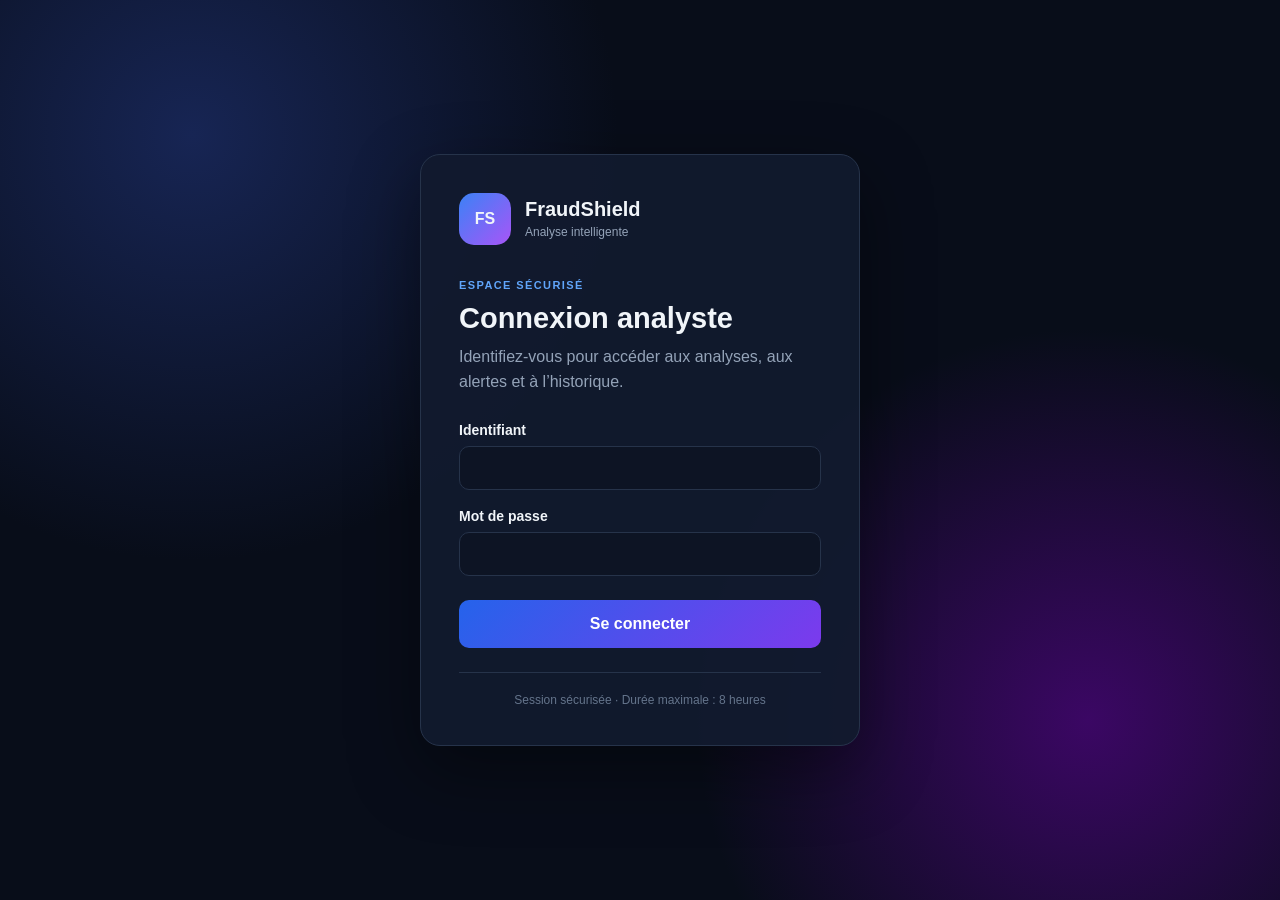
<file: frontend/index.html>
<!DOCTYPE html>
<html lang="fr">
<head>
    <meta charset="UTF-8">
    <meta name="viewport" content="width=device-width, initial-scale=1.0">

    <meta
        name="description"
        content="Application intelligente de détection de fraude bancaire"
    >

    <title>FraudShield — Détection de fraude bancaire</title>

    <link rel="stylesheet" href="css/style.css">
</head>

<body>

    <!-- Barre latérale -->
    <aside class="sidebar" id="sidebar">

        <div class="logo">
            <div class="logo-icone">FS</div>

            <div>
                <strong>FraudShield</strong>
                <span>Analyse intelligente</span>
            </div>
        </div>

        <nav class="navigation" aria-label="Navigation principale">

            <a href="index.html" class="lien-navigation actif">
                <span class="icone-navigation">⌂</span>
                <span>Accueil</span>
            </a>

            <a href="dashboard.html" class="lien-navigation">
                <span class="icone-navigation">▦</span>
                <span>Tableau de bord</span>
            </a>

            <a href="prediction.html" class="lien-navigation">
                <span class="icone-navigation">⌕</span>
                <span>Nouvelle analyse</span>
            </a>

            <a href="fichier.html" class="lien-navigation">
                <span class="icone-navigation">⇧</span>
                <span>Analyse de fichier</span>
            </a>

            <a href="alertes.html" class="lien-navigation">
                <span class="icone-navigation">!</span>
                <span>Alertes</span>
            </a>

            <a href="historique.html" class="lien-navigation">
                <span class="icone-navigation">↻</span>
                <span>Historique</span>
            </a>

            <a href="apropos.html" class="lien-navigation">
                <span class="icone-navigation">i</span>
                <span>À propos</span>
            </a>

        </nav>

        <div class="statut-systeme">
            <span class="point-statut"></span>

            <div>
                <strong>API opérationnelle</strong>
                <small>Modèle XGBoost chargé</small>
            </div>
        </div>

    </aside>


    <!-- Contenu principal -->
    <div class="application">

        <header class="barre-superieure">

            <button
                type="button"
                id="bouton-menu"
                class="bouton-menu"
                aria-label="Ouvrir le menu"
            >
                ☰
            </button>

            <div>
                <p class="sur-titre">Système d’aide à la décision</p>
                <h1>Détection de fraude bancaire</h1>
            </div>

            <div class="profil">
                <div class="profil-texte">
                    <strong>Administrateur</strong>
                    <span>Analyste fraude</span>
                </div>

                <div class="avatar">AD</div>
            </div>

        </header>


        <main class="contenu">

            <!-- Présentation -->
            <section class="hero">

                <div class="hero-contenu">

                    <span class="badge">
                        Intelligence artificielle
                    </span>

                    <h2>
                        Analysez les transactions et détectez les risques
                        de fraude
                    </h2>

                    <p>
                        FraudShield utilise un modèle XGBoost optimisé pour
                        estimer la probabilité de fraude d’une transaction
                        bancaire et faciliter la prise de décision.
                    </p>

                    <div class="actions-hero">

                        <a
                            href="prediction.html"
                            class="bouton bouton-principal"
                        >
                            Analyser une transaction
                        </a>

                        <a
                            href="fichier.html"
                            class="bouton bouton-secondaire"
                        >
                            Importer un fichier CSV
                        </a>

                    </div>

                </div>

                <div class="carte-risque">

                    <div class="carte-risque-entete">
                        <span>Surveillance du système</span>
                        <span class="badge-direct">En ligne</span>
                    </div>

                    <div class="jauge">
                        <div class="jauge-centre">
                            <strong>90 %</strong>
                            <span>Seuil de décision</span>
                        </div>
                    </div>

                    <div class="legende-risque">
                        <span>
                            <i class="couleur-faible"></i>
                            Risque faible
                        </span>

                        <span>
                            <i class="couleur-elevee"></i>
                            Risque élevé
                        </span>
                    </div>

                </div>

            </section>


            <!-- Indicateurs -->
            <section class="section">

                <div class="titre-section">
                    <div>
                        <p class="sur-titre">Vue d’ensemble</p>
                        <h2>Indicateurs du système</h2>
                    </div>

                    <a href="dashboard.html" class="lien-action">
                        Voir le tableau de bord →
                    </a>
                </div>

                <div class="grille-indicateurs">

                    <article class="carte-indicateur">
                        <div class="icone-carte bleu">AI</div>

                        <div>
                            <span>Modèle utilisé</span>
                            <strong>XGBoost</strong>
                            <small>Pipeline optimisé</small>
                        </div>
                    </article>

                    <article class="carte-indicateur">
                        <div class="icone-carte vert">✓</div>

                        <div>
                            <span>État du service</span>
                            <strong>Opérationnel</strong>
                            <small>API disponible</small>
                        </div>
                    </article>

                    <article class="carte-indicateur">
                        <div class="icone-carte violet">%</div>

                        <div>
                            <span>Seuil de classification</span>
                            <strong>90 %</strong>
                            <small>Seuil optimisé</small>
                        </div>
                    </article>

                    <article class="carte-indicateur">
                        <div class="icone-carte orange">CSV</div>

                        <div>
                            <span>Mode d’analyse</span>
                            <strong>Simple et groupé</strong>
                            <small>Transaction ou fichier</small>
                        </div>
                    </article>

                </div>

            </section>


            <!-- Fonctionnalités -->
            <section class="section">

                <div class="titre-section">
                    <div>
                        <p class="sur-titre">Fonctionnalités</p>
                        <h2>Choisissez votre type d’analyse</h2>
                    </div>
                </div>

                <div class="grille-modules">

                    <article class="carte-module">
                        <span class="numero-module">01</span>

                        <h3>Analyse individuelle</h3>

                        <p>
                            Saisissez les caractéristiques d’une transaction
                            et obtenez immédiatement sa probabilité de fraude.
                        </p>

                        <ul>
                            <li>Résultat instantané</li>
                            <li>Niveau de risque</li>
                            <li>Explication des facteurs</li>
                            <li>Impression du résultat</li>
                        </ul>

                        <a href="prediction.html">
                            Commencer l’analyse →
                        </a>
                    </article>

                    <article class="carte-module mise-en-avant">
                        <span class="etiquette-module">Analyse en lot</span>
                        <span class="numero-module">02</span>

                        <h3>Analyse d’un fichier CSV</h3>

                        <p>
                            Importez plusieurs transactions et analysez
                            automatiquement l’ensemble du fichier.
                        </p>

                        <ul>
                            <li>Import par glisser-déposer</li>
                            <li>Analyse de toutes les lignes</li>
                            <li>Résumé statistique</li>
                            <li>Export des résultats en CSV</li>
                        </ul>

                        <a href="fichier.html">
                            Importer un fichier →
                        </a>
                    </article>

                    <article class="carte-module">
                        <span class="numero-module">03</span>

                        <h3>Historique des analyses</h3>

                        <p>
                            Consultez les prédictions réalisées et retrouvez
                            rapidement les transactions suspectes.
                        </p>

                        <ul>
                            <li>Recherche et filtres</li>
                            <li>Détail des prédictions</li>
                            <li>Conservation locale</li>
                            <li>Export et impression</li>
                        </ul>

                        <a href="historique.html">
                            Consulter l’historique →
                        </a>
                    </article>

                </div>

            </section>


            <!-- Processus -->
            <section class="section panneau-processus">

                <div class="titre-section">
                    <div>
                        <p class="sur-titre">Fonctionnement</p>
                        <h2>Une analyse en trois étapes</h2>
                    </div>
                </div>

                <div class="etapes">

                    <article class="etape">
                        <span>1</span>
                        <div>
                            <h3>Saisie des données</h3>
                            <p>
                                Renseignez une transaction ou importez un
                                fichier contenant plusieurs opérations.
                            </p>
                        </div>
                    </article>

                    <article class="etape">
                        <span>2</span>
                        <div>
                            <h3>Analyse par le modèle</h3>
                            <p>
                                Les données sont préparées puis analysées par
                                le pipeline XGBoost entraîné.
                            </p>
                        </div>
                    </article>

                    <article class="etape">
                        <span>3</span>
                        <div>
                            <h3>Résultat et décision</h3>
                            <p>
                                Le système affiche la probabilité, la décision
                                et les facteurs associés au niveau de risque.
                            </p>
                        </div>
                    </article>

                </div>

            </section>

        </main>


        <footer class="pied-page">

            <p>
                FraudShield — Projet de détection de fraude bancaire
            </p>

            <p>
                Modèle XGBoost · API FastAPI · Version 1.0
            </p>

        </footer>

    </div>


    <div id="fond-menu" class="fond-menu"></div>

    <script src="js/commun.js"></script>

</body>
</html>
</file>
<file: frontend/css/style.css>
/* ================================
   VARIABLES ET RÉINITIALISATION
================================ */

:root {
    --fond: #080d19;
    --fond-secondaire: #0d1424;
    --panneau: #111a2e;
    --panneau-clair: #172238;
    --bordure: #26334a;

    --texte: #f1f5f9;
    --texte-secondaire: #94a3b8;

    --bleu: #3b82f6;
    --bleu-clair: #60a5fa;
    --vert: #22c55e;
    --rouge: #ef4444;
    --orange: #f59e0b;
    --violet: #a855f7;

    --ombre: 0 18px 45px rgba(0, 0, 0, 0.28);
    --rayon: 16px;
    --sidebar: 270px;
}

* {
    box-sizing: border-box;
}

html {
    scroll-behavior: smooth;
}

body {
    margin: 0;
    min-height: 100vh;
    font-family: Arial, Helvetica, sans-serif;
    background: var(--fond);
    color: var(--texte);
}

a {
    color: inherit;
    text-decoration: none;
}

button,
input,
select,
textarea {
    font: inherit;
}

button {
    cursor: pointer;
}

/* ================================
   BARRE LATÉRALE
================================ */

.sidebar {
    position: fixed;
    inset: 0 auto 0 0;
    z-index: 1000;
    display: flex;
    width: var(--sidebar);
    padding: 26px 18px;
    flex-direction: column;
    background: #0b1220;
    border-right: 1px solid var(--bordure);
    transition: transform 0.3s ease;
}

.logo {
    display: flex;
    align-items: center;
    gap: 13px;
    padding: 0 8px 28px;
    border-bottom: 1px solid var(--bordure);
}

.logo-icone {
    display: grid;
    width: 46px;
    height: 46px;
    place-items: center;
    border-radius: 13px;
    background: linear-gradient(135deg, var(--bleu), var(--violet));
    color: white;
    font-weight: 800;
    box-shadow: 0 8px 20px rgba(59, 130, 246, 0.28);
}

.logo strong,
.logo span {
    display: block;
}

.logo strong {
    font-size: 18px;
}

.logo span {
    margin-top: 3px;
    color: var(--texte-secondaire);
    font-size: 12px;
}

.navigation {
    display: flex;
    margin-top: 25px;
    flex-direction: column;
    gap: 7px;
}

.lien-navigation {
    display: flex;
    align-items: center;
    gap: 13px;
    padding: 13px 14px;
    border-radius: 11px;
    color: var(--texte-secondaire);
    transition: 0.2s ease;
}

.lien-navigation:hover {
    background: var(--panneau-clair);
    color: white;
    transform: translateX(3px);
}

.lien-navigation.actif {
    background: linear-gradient(
        90deg,
        rgba(59, 130, 246, 0.22),
        rgba(59, 130, 246, 0.06)
    );
    color: var(--bleu-clair);
    border-left: 3px solid var(--bleu);
}

.icone-navigation {
    display: grid;
    width: 28px;
    height: 28px;
    place-items: center;
    font-size: 18px;
}

.statut-systeme {
    display: flex;
    align-items: center;
    gap: 11px;
    margin-top: auto;
    padding: 15px;
    border: 1px solid var(--bordure);
    border-radius: 12px;
    background: var(--panneau);
}

.statut-systeme strong,
.statut-systeme small {
    display: block;
}

.statut-systeme strong {
    font-size: 13px;
}

.statut-systeme small {
    margin-top: 4px;
    color: var(--texte-secondaire);
    font-size: 11px;
}

.point-statut {
    width: 10px;
    height: 10px;
    flex: 0 0 auto;
    border-radius: 50%;
    background: var(--vert);
    box-shadow: 0 0 12px var(--vert);
}

/* ================================
   APPLICATION ET EN-TÊTE
================================ */

.application {
    min-height: 100vh;
    margin-left: var(--sidebar);
}

.barre-superieure {
    position: sticky;
    top: 0;
    z-index: 100;
    display: flex;
    min-height: 92px;
    padding: 18px 35px;
    align-items: center;
    justify-content: space-between;
    background: rgba(8, 13, 25, 0.88);
    border-bottom: 1px solid var(--bordure);
    backdrop-filter: blur(15px);
}

.barre-superieure h1 {
    margin: 3px 0 0;
    font-size: 23px;
}

.sur-titre {
    margin: 0;
    color: var(--bleu-clair);
    font-size: 11px;
    font-weight: 700;
    letter-spacing: 1.4px;
    text-transform: uppercase;
}

.bouton-menu {
    display: none;
    width: 42px;
    height: 42px;
    border: 1px solid var(--bordure);
    border-radius: 10px;
    background: var(--panneau);
    color: white;
    font-size: 20px;
}

.profil {
    display: flex;
    align-items: center;
    gap: 12px;
}

.profil-texte {
    text-align: right;
}

.profil-texte strong,
.profil-texte span {
    display: block;
}

.profil-texte strong {
    font-size: 14px;
}

.profil-texte span {
    margin-top: 3px;
    color: var(--texte-secondaire);
    font-size: 12px;
}

.avatar {
    display: grid;
    width: 43px;
    height: 43px;
    place-items: center;
    border-radius: 50%;
    background: var(--panneau-clair);
    border: 1px solid var(--bordure);
    color: var(--bleu-clair);
    font-weight: bold;
}

/* ================================
   CONTENU GÉNÉRAL
================================ */

.contenu {
    width: min(100%, 1500px);
    margin: auto;
    padding: 34px;
}

.section {
    margin-top: 55px;
}

.titre-section {
    display: flex;
    margin-bottom: 22px;
    align-items: flex-end;
    justify-content: space-between;
    gap: 20px;
}

.titre-section h2 {
    margin: 7px 0 0;
    font-size: 25px;
}

.lien-action {
    color: var(--bleu-clair);
    font-size: 14px;
}

.lien-action:hover {
    color: white;
}

/* ================================
   SECTION PRINCIPALE
================================ */

.hero {
    position: relative;
    display: grid;
    min-height: 450px;
    padding: 48px;
    grid-template-columns: 1.35fr 0.65fr;
    align-items: center;
    gap: 50px;
    overflow: hidden;
    border: 1px solid var(--bordure);
    border-radius: 22px;
    background:
        radial-gradient(
            circle at 75% 15%,
            rgba(59, 130, 246, 0.22),
            transparent 32%
        ),
        linear-gradient(135deg, #121d33, #0c1322);
    box-shadow: var(--ombre);
}

.hero::before {
    position: absolute;
    width: 350px;
    height: 350px;
    right: -170px;
    bottom: -210px;
    content: "";
    border-radius: 50%;
    background: rgba(168, 85, 247, 0.13);
    filter: blur(10px);
}

.hero-contenu {
    position: relative;
    z-index: 1;
}

.badge {
    display: inline-block;
    padding: 8px 13px;
    border: 1px solid rgba(96, 165, 250, 0.35);
    border-radius: 30px;
    background: rgba(59, 130, 246, 0.12);
    color: var(--bleu-clair);
    font-size: 12px;
    font-weight: bold;
    text-transform: uppercase;
}

.hero h2 {
    max-width: 760px;
    margin: 20px 0;
    font-size: clamp(34px, 4vw, 57px);
    line-height: 1.08;
}

.hero-contenu > p {
    max-width: 680px;
    margin: 0;
    color: var(--texte-secondaire);
    font-size: 17px;
    line-height: 1.75;
}

.actions-hero {
    display: flex;
    margin-top: 30px;
    flex-wrap: wrap;
    gap: 13px;
}

.bouton {
    display: inline-flex;
    min-height: 48px;
    padding: 0 21px;
    align-items: center;
    justify-content: center;
    border: 1px solid transparent;
    border-radius: 10px;
    font-size: 14px;
    font-weight: bold;
    transition: 0.2s ease;
}

.bouton:hover {
    transform: translateY(-2px);
}

.bouton-principal {
    background: var(--bleu);
    color: white;
    box-shadow: 0 10px 23px rgba(59, 130, 246, 0.25);
}

.bouton-principal:hover {
    background: #2563eb;
}

.bouton-secondaire {
    background: rgba(255, 255, 255, 0.04);
    border-color: var(--bordure);
}

.bouton-secondaire:hover {
    background: var(--panneau-clair);
}

/* ================================
   JAUGE DE RISQUE
================================ */

.carte-risque {
    position: relative;
    z-index: 1;
    padding: 25px;
    border: 1px solid rgba(255, 255, 255, 0.11);
    border-radius: 18px;
    background: rgba(7, 12, 23, 0.68);
    box-shadow: var(--ombre);
    backdrop-filter: blur(12px);
}

.carte-risque-entete {
    display: flex;
    align-items: center;
    justify-content: space-between;
    color: var(--texte-secondaire);
    font-size: 13px;
}

.badge-direct {
    padding: 5px 9px;
    border-radius: 20px;
    background: rgba(34, 197, 94, 0.13);
    color: #4ade80;
    font-size: 11px;
}

.jauge {
    display: grid;
    width: 210px;
    height: 210px;
    margin: 28px auto;
    place-items: center;
    border-radius: 50%;
    background: conic-gradient(
        var(--rouge) 0 10%,
        var(--bleu) 10% 100%
    );
    box-shadow: 0 0 40px rgba(59, 130, 246, 0.15);
}

.jauge::before {
    position: absolute;
    width: 164px;
    height: 164px;
    content: "";
    border-radius: 50%;
    background: #10192b;
}

.jauge-centre {
    position: relative;
    z-index: 1;
    text-align: center;
}

.jauge-centre strong,
.jauge-centre span {
    display: block;
}

.jauge-centre strong {
    font-size: 38px;
}

.jauge-centre span {
    margin-top: 7px;
    color: var(--texte-secondaire);
    font-size: 12px;
}

.legende-risque {
    display: flex;
    justify-content: center;
    gap: 20px;
    color: var(--texte-secondaire);
    font-size: 11px;
}

.legende-risque span {
    display: flex;
    align-items: center;
    gap: 6px;
}

.legende-risque i {
    width: 8px;
    height: 8px;
    border-radius: 50%;
}

.couleur-faible {
    background: var(--bleu);
}

.couleur-elevee {
    background: var(--rouge);
}

/* ================================
   INDICATEURS
================================ */

.grille-indicateurs {
    display: grid;
    grid-template-columns: repeat(4, 1fr);
    gap: 17px;
}

.carte-indicateur {
    display: flex;
    min-height: 135px;
    padding: 21px;
    align-items: center;
    gap: 15px;
    border: 1px solid var(--bordure);
    border-radius: var(--rayon);
    background: var(--panneau);
    transition: 0.25s ease;
}

.carte-indicateur:hover {
    border-color: #3b4d69;
    transform: translateY(-4px);
    box-shadow: var(--ombre);
}

.icone-carte {
    display: grid;
    width: 48px;
    height: 48px;
    flex: 0 0 auto;
    place-items: center;
    border-radius: 13px;
    font-size: 13px;
    font-weight: bold;
}

.icone-carte.bleu {
    background: rgba(59, 130, 246, 0.14);
    color: var(--bleu-clair);
}

.icone-carte.vert {
    background: rgba(34, 197, 94, 0.14);
    color: #4ade80;
}

.icone-carte.violet {
    background: rgba(168, 85, 247, 0.14);
    color: #c084fc;
}

.icone-carte.orange {
    background: rgba(245, 158, 11, 0.14);
    color: #fbbf24;
}

.carte-indicateur span,
.carte-indicateur strong,
.carte-indicateur small {
    display: block;
}

.carte-indicateur span {
    color: var(--texte-secondaire);
    font-size: 12px;
}

.carte-indicateur strong {
    margin-top: 7px;
    font-size: 18px;
}

.carte-indicateur small {
    margin-top: 5px;
    color: #64748b;
}

/* ================================
   MODULES
================================ */

.grille-modules {
    display: grid;
    grid-template-columns: repeat(3, 1fr);
    gap: 20px;
}

.carte-module {
    position: relative;
    min-height: 400px;
    padding: 30px;
    overflow: hidden;
    border: 1px solid var(--bordure);
    border-radius: var(--rayon);
    background: var(--panneau);
    transition: 0.25s ease;
}

.carte-module:hover {
    border-color: var(--bleu);
    transform: translateY(-5px);
    box-shadow: var(--ombre);
}

.carte-module.mise-en-avant {
    background:
        linear-gradient(
            145deg,
            rgba(59, 130, 246, 0.15),
            transparent 60%
        ),
        var(--panneau);
    border-color: rgba(59, 130, 246, 0.6);
}

.numero-module {
    color: #334155;
    font-size: 55px;
    font-weight: 800;
}

.etiquette-module {
    position: absolute;
    top: 20px;
    right: 20px;
    padding: 6px 10px;
    border-radius: 20px;
    background: rgba(59, 130, 246, 0.14);
    color: var(--bleu-clair);
    font-size: 11px;
}

.carte-module h3 {
    margin: 17px 0 12px;
    font-size: 21px;
}

.carte-module p {
    min-height: 72px;
    color: var(--texte-secondaire);
    font-size: 14px;
    line-height: 1.7;
}

.carte-module ul {
    margin: 23px 0 28px;
    padding: 0;
    list-style: none;
}

.carte-module li {
    position: relative;
    margin-bottom: 11px;
    padding-left: 23px;
    color: #cbd5e1;
    font-size: 13px;
}

.carte-module li::before {
    position: absolute;
    left: 0;
    content: "✓";
    color: var(--vert);
}

.carte-module a {
    color: var(--bleu-clair);
    font-size: 14px;
    font-weight: bold;
}

/* ================================
   PROCESSUS
================================ */

.panneau-processus {
    padding: 32px;
    border: 1px solid var(--bordure);
    border-radius: var(--rayon);
    background: var(--panneau);
}

.etapes {
    display: grid;
    grid-template-columns: repeat(3, 1fr);
    gap: 22px;
}

.etape {
    display: flex;
    gap: 16px;
}

.etape > span {
    display: grid;
    width: 42px;
    height: 42px;
    flex: 0 0 auto;
    place-items: center;
    border-radius: 50%;
    background: rgba(59, 130, 246, 0.14);
    border: 1px solid rgba(59, 130, 246, 0.4);
    color: var(--bleu-clair);
    font-weight: bold;
}

.etape h3 {
    margin: 2px 0 9px;
    font-size: 16px;
}

.etape p {
    margin: 0;
    color: var(--texte-secondaire);
    font-size: 13px;
    line-height: 1.65;
}

/* ================================
   PIED DE PAGE
================================ */

.pied-page {
    display: flex;
    padding: 25px 35px;
    align-items: center;
    justify-content: space-between;
    border-top: 1px solid var(--bordure);
    color: #64748b;
    font-size: 12px;
}

.fond-menu {
    display: none;
}

/* ================================
   TABLETTES
================================ */

@media (max-width: 1150px) {
    .hero {
        grid-template-columns: 1fr;
    }

    .carte-risque {
        width: 100%;
        max-width: 420px;
    }

    .grille-indicateurs {
        grid-template-columns: repeat(2, 1fr);
    }

    .grille-modules {
        grid-template-columns: 1fr;
    }

    .carte-module {
        min-height: auto;
    }

    .carte-module p {
        min-height: auto;
    }
}

/* ================================
   MOBILES
================================ */

@media (max-width: 800px) {
    .sidebar {
        transform: translateX(-100%);
    }

    .sidebar.ouverte {
        transform: translateX(0);
    }

    .application {
        margin-left: 0;
    }

    .bouton-menu {
        display: grid;
        place-items: center;
    }

    .barre-superieure {
        padding: 15px 18px;
        gap: 13px;
    }

    .barre-superieure h1 {
        font-size: 17px;
    }

    .profil-texte {
        display: none;
    }

    .contenu {
        padding: 20px 15px;
    }

    .hero {
        min-height: auto;
        padding: 29px 22px;
    }

    .hero h2 {
        font-size: 34px;
    }

    .hero-contenu > p {
        font-size: 15px;
    }

    .grille-indicateurs,
    .etapes {
        grid-template-columns: 1fr;
    }

    .titre-section {
        align-items: flex-start;
        flex-direction: column;
    }

    .fond-menu.visible {
        position: fixed;
        inset: 0;
        z-index: 900;
        display: block;
        background: rgba(0, 0, 0, 0.65);
    }

    .pied-page {
        align-items: flex-start;
        flex-direction: column;
        gap: 7px;
    }
}

@media (max-width: 480px) {
    .actions-hero {
        flex-direction: column;
    }

    .bouton {
        width: 100%;
    }

    .jauge {
        width: 175px;
        height: 175px;
    }

    .jauge::before {
        width: 137px;
        height: 137px;
    }

    .jauge-centre strong {
        font-size: 31px;
    }

    .carte-risque {
        padding: 18px;
    }

    .profil {
        display: none;
    }
}

/* ================================
   PAGE DE PRÉDICTION
================================ */

.entete-page {
    display: flex;
    align-items: flex-end;
    justify-content: space-between;
    gap: 30px;
    margin-bottom: 28px;
}

.entete-page h2 {
    margin: 15px 0 10px;
    font-size: 30px;
}

.entete-page p {
    max-width: 750px;
    margin: 0;
    color: var(--texte-secondaire);
    line-height: 1.7;
}

.actions-exemples {
    display: flex;
    flex-shrink: 0;
    gap: 10px;
}

.bouton-danger {
    border-color: rgba(239, 68, 68, 0.4);
    background: rgba(239, 68, 68, 0.12);
    color: #f87171;
}

.bouton-danger:hover {
    background: rgba(239, 68, 68, 0.22);
}

/* Structure principale */

.grille-analyse {
    display: grid;
    grid-template-columns: minmax(0, 1.5fr) minmax(330px, 0.65fr);
    align-items: start;
    gap: 24px;
}

.panneau {
    padding: 28px;
    border: 1px solid var(--bordure);
    border-radius: var(--rayon);
    background: var(--panneau);
    box-shadow: var(--ombre);
}

.entete-panneau {
    display: flex;
    align-items: center;
    justify-content: space-between;
    gap: 20px;
    padding-bottom: 22px;
    border-bottom: 1px solid var(--bordure);
}

.entete-panneau h2 {
    margin: 6px 0 0;
    font-size: 21px;
}

.compteur-champs {
    padding: 7px 11px;
    border-radius: 20px;
    background: rgba(59, 130, 246, 0.12);
    color: var(--bleu-clair);
    font-size: 12px;
}

/* Groupes du formulaire */

.groupe-formulaire {
    padding: 27px 0;
    border-bottom: 1px solid var(--bordure);
}

.titre-groupe {
    display: flex;
    align-items: center;
    gap: 13px;
    margin-bottom: 20px;
}

.titre-groupe > span {
    display: grid;
    width: 38px;
    height: 38px;
    flex: 0 0 auto;
    place-items: center;
    border-radius: 10px;
    background: rgba(59, 130, 246, 0.13);
    color: var(--bleu-clair);
    font-size: 12px;
    font-weight: bold;
}

.titre-groupe h3 {
    margin: 0;
    font-size: 17px;
}

.titre-groupe p {
    margin: 5px 0 0;
    color: var(--texte-secondaire);
    font-size: 12px;
}

.grille-formulaire {
    display: grid;
    grid-template-columns: repeat(2, minmax(0, 1fr));
    gap: 18px;
}

.champ {
    display: flex;
    flex-direction: column;
    gap: 8px;
}

.champ label,
.champ > span {
    color: #dbe4f0;
    font-size: 13px;
    font-weight: 600;
}

.champ input,
.champ select {
    width: 100%;
    min-height: 47px;
    padding: 0 13px;
    outline: none;
    border: 1px solid var(--bordure);
    border-radius: 9px;
    background: #0c1424;
    color: var(--texte);
    transition: border-color 0.2s, box-shadow 0.2s;
}

.champ input::placeholder {
    color: #526078;
}

.champ input:focus,
.champ select:focus {
    border-color: var(--bleu);
    box-shadow: 0 0 0 3px rgba(59, 130, 246, 0.13);
}

.champ input:invalid:not(:placeholder-shown) {
    border-color: rgba(239, 68, 68, 0.65);
}

.champ select option {
    background: #0c1424;
    color: white;
}

.champ small {
    color: #64748b;
    font-size: 11px;
    line-height: 1.5;
}

.champ-large {
    grid-column: 1 / -1;
}

/* Interrupteurs */

.champ-interrupteur {
    min-height: 112px;
    padding: 15px;
    justify-content: center;
    border: 1px solid var(--bordure);
    border-radius: 10px;
    background: rgba(255, 255, 255, 0.018);
}

.interrupteur {
    position: relative;
    display: inline-block;
    width: 48px;
    height: 25px;
}

.interrupteur input {
    width: 0;
    height: 0;
    opacity: 0;
}

.curseur {
    position: absolute;
    inset: 0;
    cursor: pointer;
    border-radius: 30px;
    background: #334155;
    transition: 0.25s;
}

.curseur::before {
    position: absolute;
    width: 19px;
    height: 19px;
    left: 3px;
    bottom: 3px;
    content: "";
    border-radius: 50%;
    background: white;
    transition: 0.25s;
}

.interrupteur input:checked + .curseur {
    background: var(--bleu);
}

.interrupteur input:checked + .curseur::before {
    transform: translateX(23px);
}

.actions-formulaire {
    display: flex;
    justify-content: flex-end;
    gap: 12px;
    padding-top: 25px;
}

/* Colonne du résultat */

.colonne-resultat {
    position: sticky;
    top: 115px;
    display: flex;
    flex-direction: column;
    gap: 20px;
}

.resultat-vide {
    padding: 48px 25px;
    text-align: center;
}

.icone-attente {
    display: grid;
    width: 72px;
    height: 72px;
    margin: 0 auto 20px;
    place-items: center;
    border-radius: 20px;
    background: linear-gradient(
        135deg,
        rgba(59, 130, 246, 0.2),
        rgba(168, 85, 247, 0.2)
    );
    color: var(--bleu-clair);
    font-size: 20px;
    font-weight: bold;
}

.resultat-vide h2 {
    margin: 0 0 12px;
    font-size: 20px;
}

.resultat-vide p {
    margin: 0;
    color: var(--texte-secondaire);
    font-size: 13px;
    line-height: 1.7;
}

.cache {
    display: none !important;
}

/* Résultat obtenu */

.entete-resultat {
    display: flex;
    align-items: center;
    justify-content: space-between;
    gap: 15px;
}

.entete-resultat h2 {
    margin: 6px 0 0;
    font-size: 22px;
}

.etiquette-decision {
    padding: 7px 11px;
    border-radius: 20px;
    font-size: 11px;
    font-weight: bold;
}

.etiquette-decision.legitime {
    background: rgba(34, 197, 94, 0.13);
    color: #4ade80;
}

.etiquette-decision.fraude {
    background: rgba(239, 68, 68, 0.13);
    color: #f87171;
}

.cercle-probabilite {
    display: grid;
    width: 190px;
    height: 190px;
    margin: 28px auto;
    place-items: center;
    border-radius: 50%;
    background: conic-gradient(
        var(--bleu) 0%,
        var(--bleu) 0%,
        #253149 0%,
        #253149 100%
    );
}

.cercle-probabilite::before {
    position: absolute;
    width: 148px;
    height: 148px;
    content: "";
    border-radius: 50%;
    background: var(--panneau);
}

.cercle-probabilite > div {
    position: relative;
    z-index: 1;
    text-align: center;
}

.cercle-probabilite strong,
.cercle-probabilite span {
    display: block;
}

.cercle-probabilite strong {
    font-size: 34px;
}

.cercle-probabilite span {
    max-width: 100px;
    margin-top: 6px;
    color: var(--texte-secondaire);
    font-size: 11px;
    line-height: 1.4;
}

.ligne-seuil,
.ligne-niveau {
    display: flex;
    align-items: center;
    justify-content: space-between;
    font-size: 13px;
}

.ligne-seuil {
    padding: 13px 0;
    border-top: 1px solid var(--bordure);
    border-bottom: 1px solid var(--bordure);
}

.ligne-seuil span,
.ligne-niveau span {
    color: var(--texte-secondaire);
}

.niveau-risque {
    padding: 22px 0;
}

.barre-risque {
    height: 8px;
    margin-top: 13px;
    overflow: hidden;
    border-radius: 10px;
    background: #253149;
}

.barre-risque span {
    display: block;
    width: 0;
    height: 100%;
    border-radius: inherit;
    background: linear-gradient(
        90deg,
        var(--vert),
        var(--orange),
        var(--rouge)
    );
    transition: width 0.6s ease;
}

.graduations-risque {
    display: flex;
    margin-top: 7px;
    justify-content: space-between;
    color: #64748b;
    font-size: 10px;
}

.facteurs-risque {
    padding-top: 20px;
    border-top: 1px solid var(--bordure);
}

.facteurs-risque h3 {
    margin: 0 0 14px;
    font-size: 15px;
}

.facteurs-risque ul {
    margin: 0;
    padding: 0;
    list-style: none;
}

.facteurs-risque li {
    position: relative;
    margin-bottom: 9px;
    padding: 10px 12px 10px 31px;
    border-radius: 8px;
    background: rgba(255, 255, 255, 0.025);
    color: #cbd5e1;
    font-size: 12px;
    line-height: 1.5;
}

.facteurs-risque li::before {
    position: absolute;
    top: 10px;
    left: 12px;
    content: "•";
    color: var(--orange);
    font-size: 18px;
}

.avertissement-explication {
    margin: 15px 0 0;
    color: #64748b;
    font-size: 10px;
    line-height: 1.6;
}

.actions-resultat {
    display: grid;
    grid-template-columns: 1fr 1fr;
    gap: 10px;
    margin-top: 22px;
}

/* Informations du modèle */

.informations-modele h3 {
    margin: 0 0 16px;
    font-size: 16px;
}

.informations-modele dl {
    margin: 0;
}

.informations-modele dl div {
    display: flex;
    padding: 11px 0;
    align-items: center;
    justify-content: space-between;
    gap: 15px;
    border-bottom: 1px solid var(--bordure);
}

.informations-modele dl div:last-child {
    border-bottom: 0;
}

.informations-modele dt {
    color: var(--texte-secondaire);
    font-size: 12px;
}

.informations-modele dd {
    margin: 0;
    text-align: right;
    font-size: 12px;
    font-weight: bold;
}

/* Chargement et notification */

.chargement {
    width: 18px;
    height: 18px;
    border: 2px solid rgba(255, 255, 255, 0.4);
    border-top-color: white;
    border-radius: 50%;
    animation: rotation 0.7s linear infinite;
}

@keyframes rotation {
    to {
        transform: rotate(360deg);
    }
}

.notification {
    position: fixed;
    z-index: 2000;
    right: 25px;
    bottom: 25px;
    max-width: 360px;
    padding: 14px 18px;
    opacity: 0;
    pointer-events: none;
    border: 1px solid var(--bordure);
    border-radius: 10px;
    background: var(--panneau-clair);
    color: white;
    box-shadow: var(--ombre);
    font-size: 13px;
    transform: translateY(20px);
    transition: 0.3s ease;
}

.notification.visible {
    opacity: 1;
    transform: translateY(0);
}

.notification.erreur {
    border-color: rgba(239, 68, 68, 0.55);
}

/* Responsive */

@media (max-width: 1150px) {
    .grille-analyse {
        grid-template-columns: 1fr;
    }

    .colonne-resultat {
        position: static;
    }
}

@media (max-width: 800px) {
    .entete-page {
        align-items: flex-start;
        flex-direction: column;
    }

    .actions-exemples {
        width: 100%;
        flex-wrap: wrap;
    }

    .grille-formulaire {
        grid-template-columns: 1fr;
    }

    .champ-large {
        grid-column: auto;
    }

    .panneau {
        padding: 21px 17px;
    }
}

@media (max-width: 480px) {
    .actions-exemples,
    .actions-formulaire,
    .actions-resultat {
        display: grid;
        width: 100%;
        grid-template-columns: 1fr;
    }

    .entete-panneau {
        align-items: flex-start;
        flex-direction: column;
    }

    .cercle-probabilite {
        width: 170px;
        height: 170px;
    }

    .cercle-probabilite::before {
        width: 132px;
        height: 132px;
    }

    .notification {
        right: 15px;
        bottom: 15px;
        left: 15px;
    }
}

/* Impression du résultat */

@media print {
    .sidebar,
    .barre-superieure,
    .entete-page,
    .formulaire-transaction,
    .informations-modele,
    .actions-resultat,
    .pied-page,
    .fond-menu {
        display: none !important;
    }

    body,
    .application,
    .contenu {
        margin: 0;
        padding: 0;
        background: white;
        color: black;
    }

    .grille-analyse {
        display: block;
    }

    .colonne-resultat {
        position: static;
    }

    .resultat-analyse {
        border: 1px solid #cccccc;
        background: white;
        color: black;
        box-shadow: none;
    }
}



/* ================================
   PAGE ANALYSE DE FICHIER CSV
================================ */

.grille-fichier {
    display: grid;
    grid-template-columns: minmax(0, 1.5fr) minmax(320px, 0.8fr);
    align-items: start;
    gap: 24px;
}

.panneau-importation {
    min-width: 0;
}

/* Zone de dépôt */

.zone-depot {
    display: flex;
    min-height: 300px;
    padding: 36px 24px;
    align-items: center;
    justify-content: center;
    flex-direction: column;
    gap: 12px;
    text-align: center;
    border: 2px dashed var(--bordure);
    border-radius: var(--rayon);
    background: rgba(59, 130, 246, 0.04);
    transition:
        border-color 0.2s ease,
        background 0.2s ease,
        transform 0.2s ease;
    cursor: pointer;
}

.zone-depot:hover,
.zone-depot:focus {
    border-color: var(--bleu);
    background: rgba(59, 130, 246, 0.09);
    outline: none;
}

.zone-depot.glisser {
    border-color: var(--bleu-clair);
    background: rgba(59, 130, 246, 0.14);
    transform: scale(1.01);
}

.icone-depot {
    display: grid;
    width: 70px;
    height: 70px;
    margin-bottom: 5px;
    place-items: center;
    border-radius: 20px;
    background: linear-gradient(135deg, var(--bleu), var(--violet));
    color: white;
    font-size: 32px;
    font-weight: 800;
    box-shadow: 0 12px 28px rgba(59, 130, 246, 0.25);
}

.zone-depot h3 {
    margin: 0;
    font-size: 20px;
}

.zone-depot p {
    margin: 0;
    color: var(--texte-secondaire);
}

.zone-depot small {
    margin-top: 4px;
    color: var(--texte-secondaire);
}

/* Fichier sélectionné */

.fichier-selectionne {
    display: flex;
    align-items: center;
    gap: 14px;
    margin-top: 18px;
    padding: 16px;
    border: 1px solid var(--bordure);
    border-radius: 13px;
    background: var(--panneau-clair);
}

.fichier-selectionne.cache {
    display: none;
}

.icone-csv {
    display: grid;
    width: 52px;
    height: 52px;
    flex-shrink: 0;
    place-items: center;
    border-radius: 12px;
    background: rgba(34, 197, 94, 0.14);
    color: var(--vert);
    font-size: 13px;
    font-weight: 800;
}

.details-fichier {
    display: flex;
    min-width: 0;
    flex: 1;
    flex-direction: column;
    gap: 5px;
}

.details-fichier strong {
    overflow: hidden;
    text-overflow: ellipsis;
    white-space: nowrap;
}

.details-fichier span {
    color: var(--texte-secondaire);
    font-size: 13px;
}

.bouton-suppression {
    display: grid;
    width: 38px;
    height: 38px;
    flex-shrink: 0;
    place-items: center;
    border: 1px solid rgba(239, 68, 68, 0.3);
    border-radius: 10px;
    background: rgba(239, 68, 68, 0.1);
    color: var(--rouge);
    font-size: 23px;
    transition: 0.2s ease;
}

.bouton-suppression:hover {
    background: var(--rouge);
    color: white;
}

/* Colonnes attendues */

.colonnes-attendues {
    margin-top: 24px;
    padding: 20px;
    border: 1px solid var(--bordure);
    border-radius: 14px;
    background: rgba(255, 255, 255, 0.02);
}

.colonnes-attendues h3 {
    margin: 0 0 8px;
    font-size: 16px;
}

.colonnes-attendues p {
    margin: 0;
    color: var(--texte-secondaire);
    font-size: 14px;
    line-height: 1.6;
}

.liste-colonnes {
    display: flex;
    margin: 16px 0;
    flex-wrap: wrap;
    gap: 8px;
}

.liste-colonnes code {
    padding: 7px 10px;
    border: 1px solid rgba(59, 130, 246, 0.25);
    border-radius: 8px;
    background: rgba(59, 130, 246, 0.1);
    color: var(--bleu-clair);
    font-size: 12px;
}

.note-colonnes {
    padding-top: 14px;
    border-top: 1px solid var(--bordure);
}

/* Résumé de l’analyse */

.colonne-fichier {
    position: sticky;
    top: 100px;
}

.statistiques-fichier {
    display: grid;
    margin: 20px 0;
    grid-template-columns: repeat(2, 1fr);
    gap: 12px;
}

.statistique-fichier {
    display: flex;
    min-height: 105px;
    padding: 17px;
    justify-content: space-between;
    flex-direction: column;
    border: 1px solid var(--bordure);
    border-radius: 13px;
    background: var(--panneau-clair);
}

.statistique-fichier span {
    color: var(--texte-secondaire);
    font-size: 13px;
}

.statistique-fichier strong {
    font-size: 27px;
}

.statistique-fichier.legitime {
    border-color: rgba(34, 197, 94, 0.3);
    background: rgba(34, 197, 94, 0.08);
}

.statistique-fichier.legitime strong {
    color: var(--vert);
}

.statistique-fichier.fraude {
    border-color: rgba(239, 68, 68, 0.3);
    background: rgba(239, 68, 68, 0.08);
}

.statistique-fichier.fraude strong {
    color: var(--rouge);
}

.bouton-large {
    width: 100%;
    justify-content: center;
}

/* Bouton désactivé */

#bouton-analyser-fichier:disabled {
    cursor: not-allowed;
    opacity: 0.5;
    transform: none;
}

/* Adaptation aux écrans */

@media (max-width: 1050px) {
    .grille-fichier {
        grid-template-columns: 1fr;
    }

    .colonne-fichier {
        position: static;
    }
}

@media (max-width: 600px) {
    .zone-depot {
        min-height: 260px;
        padding: 28px 16px;
    }

    .statistiques-fichier {
        grid-template-columns: 1fr;
    }

    .actions-formulaire {
        display: grid;
        grid-template-columns: 1fr;
    }

    .actions-formulaire .bouton {
        width: 100%;
        justify-content: center;
    }

    .liste-colonnes code {
        font-size: 11px;
    }
}
</file>
